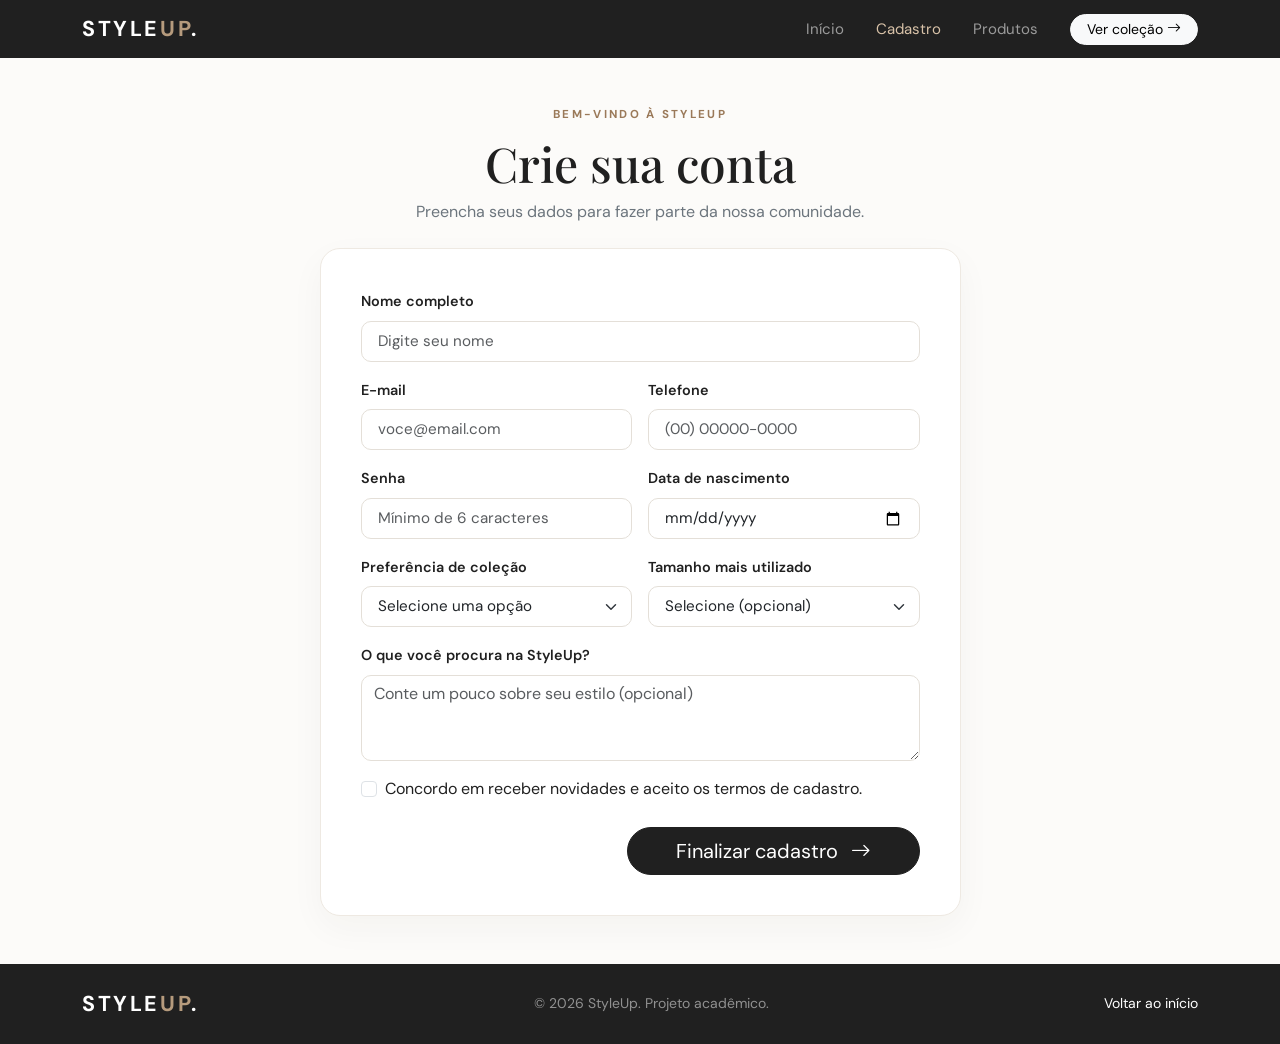
<file: formulario.html>
<!doctype html>
<html lang="pt-BR">
<head>
  <meta charset="utf-8">
  <meta name="viewport" content="width=device-width, initial-scale=1">
  <title>Cadastro | StyleUp</title>
  <link href="https://cdn.jsdelivr.net/npm/bootstrap@5.3.3/dist/css/bootstrap.min.css" rel="stylesheet">
  <link href="https://cdn.jsdelivr.net/npm/bootstrap-icons@1.11.3/font/bootstrap-icons.min.css" rel="stylesheet">
  <link href="css/estilo.css" rel="stylesheet">
</head>
<body>
<nav class="navbar navbar-expand-lg navbar-dark site-navbar sticky-top">
  <div class="container">
    <a class="navbar-brand fw-bold" href="index.html">STYLE<span>UP</span>.</a>
    <button class="navbar-toggler" type="button" data-bs-toggle="collapse" data-bs-target="#menuPrincipal" aria-controls="menuPrincipal" aria-expanded="false" aria-label="Abrir menu"><span class="navbar-toggler-icon"></span></button>
    <div class="collapse navbar-collapse" id="menuPrincipal">
      <ul class="navbar-nav ms-auto align-items-lg-center gap-lg-3">
        <li class="nav-item"><a class="nav-link" href="index.html">Início</a></li>
        <li class="nav-item"><a class="nav-link active" href="formulario.html">Cadastro</a></li>
        <li class="nav-item"><a class="nav-link" href="tabela.html">Produtos</a></li>
        <li class="nav-item"><a class="btn btn-light btn-sm rounded-pill px-3 ms-lg-2" href="tabela.html">Ver coleção <i class="bi bi-arrow-right"></i></a></li>
      </ul>
    </div>
  </div>
</nav>

<main class="inner-page">
  <section class="container py-5">
    <div class="row justify-content-center">
      <div class="col-lg-8 col-xl-7">
        <div class="text-center mb-4">
          <p class="eyebrow">BEM-VINDO À STYLEUP</p>
          <h1 class="section-title">Crie sua conta</h1>
          <p class="text-secondary">Preencha seus dados para fazer parte da nossa comunidade.</p>
        </div>
        <div class="form-panel">
          <form id="cadastroForm" class="needs-validation" novalidate>
            <div class="row g-3">
              <div class="col-12">
                <label for="nome" class="form-label">Nome completo</label>
                <input type="text" class="form-control form-control-lg" id="nome" placeholder="Digite seu nome" required minlength="3">
                <div class="invalid-feedback">Informe seu nome completo (mínimo de 3 caracteres).</div>
              </div>
              <div class="col-md-6">
                <label for="email" class="form-label">E-mail</label>
                <input type="email" class="form-control form-control-lg" id="email" placeholder="voce@email.com" required>
                <div class="invalid-feedback">Digite um e-mail válido.</div>
              </div>
              <div class="col-md-6">
                <label for="telefone" class="form-label">Telefone</label>
                <input type="tel" class="form-control form-control-lg" id="telefone" placeholder="(00) 00000-0000" required>
                <div class="invalid-feedback">Informe seu telefone.</div>
              </div>
              <div class="col-md-6">
                <label for="senha" class="form-label">Senha</label>
                <input type="password" class="form-control form-control-lg" id="senha" placeholder="Mínimo de 6 caracteres" minlength="6" required>
                <div class="invalid-feedback">A senha deve ter pelo menos 6 caracteres.</div>
              </div>
              <div class="col-md-6">
                <label for="nascimento" class="form-label">Data de nascimento</label>
                <input type="date" class="form-control form-control-lg" id="nascimento">
              </div>
              <div class="col-md-6">
                <label for="genero" class="form-label">Preferência de coleção</label>
                <select class="form-select form-select-lg" id="genero" required>
                  <option value="" selected disabled>Selecione uma opção</option>
                  <option>Feminina</option><option>Masculina</option><option>Unissex</option><option>Todas</option>
                </select>
                <div class="invalid-feedback">Selecione uma preferência.</div>
              </div>
              <div class="col-md-6">
                <label for="tamanho" class="form-label">Tamanho mais utilizado</label>
                <select class="form-select form-select-lg" id="tamanho">
                  <option value="" selected>Selecione (opcional)</option>
                  <option>PP</option><option>P</option><option>M</option><option>G</option><option>GG</option>
                </select>
              </div>
              <div class="col-12">
                <label for="mensagem" class="form-label">O que você procura na StyleUp?</label>
                <textarea class="form-control" id="mensagem" rows="3" placeholder="Conte um pouco sobre seu estilo (opcional)"></textarea>
              </div>
              <div class="col-12">
                <div class="form-check">
                  <input class="form-check-input" type="checkbox" value="" id="termos" required>
                  <label class="form-check-label" for="termos">Concordo em receber novidades e aceito os termos de cadastro.</label>
                  <div class="invalid-feedback">É necessário marcar esta opção para continuar.</div>
                </div>
              </div>
              <div class="col-12 d-grid d-sm-flex justify-content-sm-end pt-2">
                <button class="btn btn-dark btn-lg rounded-pill px-5" type="submit">Finalizar cadastro <i class="bi bi-arrow-right ms-2"></i></button>
              </div>
            </div>
          </form>
          <div id="mensagemSucesso" class="alert alert-success mt-4 d-none" role="alert">
            <i class="bi bi-check-circle-fill me-2"></i>Cadastro demonstrativo validado com sucesso! Os dados não foram enviados para um servidor.
          </div>
        </div>
      </div>
    </div>
  </section>
</main>

<footer class="site-footer py-4"><div class="container d-flex flex-column flex-md-row justify-content-between align-items-center gap-2"><a class="navbar-brand fw-bold text-white" href="index.html">STYLE<span>UP</span>.</a><p class="mb-0 small text-white-50">© 2026 StyleUp. Projeto acadêmico.</p><a href="index.html" class="text-white small">Voltar ao início</a></div></footer>
<script src="https://cdn.jsdelivr.net/npm/bootstrap@5.3.3/dist/js/bootstrap.bundle.min.js"></script>
<script src="js/script.js"></script>
</body>
</html>
</file>
<file: css/estilo.css>
@import url('https://fonts.googleapis.com/css2?family=DM+Sans:wght@400;500;600;700&family=Playfair+Display:wght@600;700&display=swap');

:root {
  --ink: #202020;
  --cream: #f3eee7;
  --sand: #b69b7d;
  --muted: #77736e;
}
* { box-sizing: border-box; }
body { font-family: 'DM Sans', sans-serif; color: var(--ink); background: #fff; }
.site-navbar { background: var(--ink); }
.navbar-brand { letter-spacing: .12em; font-size: 1.35rem; }
.navbar-brand span { color: var(--sand); }
.nav-link { font-size: .94rem; }
.nav-link.active, .nav-link:hover { color: #d8c2a8 !important; }
.hero-img { height: min(690px, 76vh); min-height: 430px; object-fit: cover; filter: brightness(.66); }
.carousel-caption { bottom: 18%; max-width: 720px; }
.carousel-caption h1, .carousel-caption h2 { font-family: 'Playfair Display', serif; line-height: 1.08; }
.eyebrow { color: #9a7959; font-size: .72rem; font-weight: 700; letter-spacing: .2em; margin-bottom: .7rem; }
.section-title { font-family: 'Playfair Display', serif; font-size: clamp(2rem, 4vw, 3rem); }
.text-link { color: var(--ink); text-decoration: none; border-bottom: 1px solid var(--sand); padding-bottom: 4px; }
.text-link:hover { color: #927456; }
.product-card { border: 0; border-radius: 16px; overflow: hidden; background: #faf9f7; transition: transform .25s ease, box-shadow .25s ease; }
.product-card:hover { transform: translateY(-5px); box-shadow: 0 14px 35px #00000012; }
.product-img { height: 310px; object-fit: cover; }
.product-tag { color: #9a7959; font-size: .68rem; font-weight: 700; letter-spacing: .16em; }
.product-card .card-body { padding: 1.5rem; }
.btn-dark { background: var(--ink); border-color: var(--ink); }
.btn-dark:hover { background: #51483f; border-color: #51483f; }
.btn-outline-dark:hover { background: var(--ink); }
.newsletter-section { background: var(--cream); }
.site-footer { background: var(--ink); }
.site-footer a { color: #fff; text-decoration: none; }
.site-footer a:hover { color: #d8c2a8; }
.inner-page { background: #fcfbf9; min-height: 75vh; }
.form-panel { background: #fff; border: 1px solid #eee9e2; border-radius: 20px; padding: clamp(1.25rem, 4vw, 2.5rem); box-shadow: 0 12px 35px #32291d0a; }
.form-label { font-weight: 600; font-size: .9rem; }
.form-control, .form-select { border-color: #e4dfd8; border-radius: 10px; }
.form-control:focus, .form-select:focus { border-color: var(--sand); box-shadow: 0 0 0 .2rem #b69b7d25; }
.form-control-lg, .form-select-lg { font-size: .95rem; }
.table { --bs-table-hover-bg: #f8f5f1; }
.table thead th { background: var(--ink); color: #fff; font-size: .78rem; font-weight: 600; letter-spacing: .04em; padding: 1.1rem .9rem; white-space: nowrap; }
.table tbody td { padding: .85rem .9rem; font-size: .9rem; }
.table-product-img { width: 48px; height: 58px; border-radius: 8px; object-fit: cover; }
.input-group-text { border-color: #e4dfd8; border-radius: 10px 0 0 10px; }
#buscaProduto { border-radius: 0 10px 10px 0; }
@media (max-width: 767.98px) {
  .hero-img { height: 520px; min-height: 420px; }
  .carousel-caption { bottom: 16%; left: 12%; right: 12%; }
  .carousel-caption h1 { font-size: 2.6rem; }
  .product-img { height: 360px; }
}
@media (prefers-reduced-motion: reduce) {
  *, *::before, *::after { scroll-behavior: auto !important; transition-duration: .01ms !important; }
}
</file>
